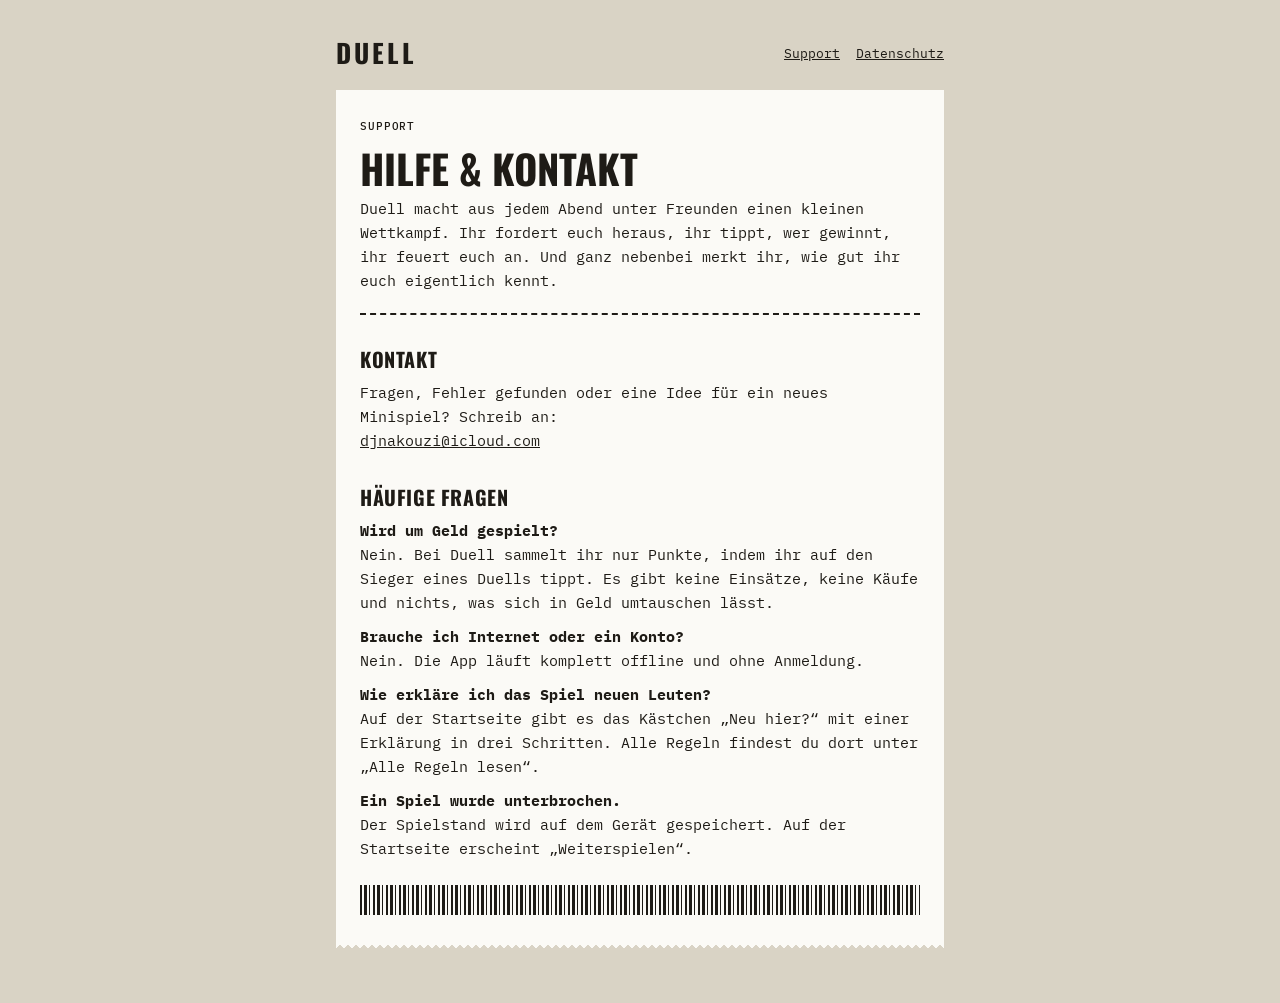
<file: index.html>
<!DOCTYPE html>
<html lang="de">
<head>
<meta charset="utf-8">
<meta name="viewport" content="width=device-width, initial-scale=1">
<title>Duell · Support</title>
<link rel="stylesheet" href="style.css">
</head>
<body>
<main>
<div class="top"><a class="brand" href="./">DUELL</a><nav><a href="./">Support</a><a href="datenschutz.html">Datenschutz</a></nav></div>
<section class="ticket">
<div class="small">Support</div>
<h1>Hilfe &amp; Kontakt</h1>
<p>Duell macht aus jedem Abend unter Freunden einen kleinen Wettkampf. Ihr fordert euch heraus, ihr tippt, wer gewinnt, ihr feuert euch an. Und ganz nebenbei merkt ihr, wie gut ihr euch eigentlich kennt.</p>
<div class="cut"></div>
<h2>Kontakt</h2>
<p>Fragen, Fehler gefunden oder eine Idee für ein neues Minispiel? Schreib an:<br><a href="mailto:djnakouzi@icloud.com">djnakouzi@icloud.com</a></p>
<h2>Häufige Fragen</h2>
<p><b>Wird um Geld gespielt?</b><br>Nein. Bei Duell sammelt ihr nur Punkte, indem ihr auf den Sieger eines Duells tippt. Es gibt keine Einsätze, keine Käufe und nichts, was sich in Geld umtauschen lässt.</p>
<p><b>Brauche ich Internet oder ein Konto?</b><br>Nein. Die App läuft komplett offline und ohne Anmeldung.</p>
<p><b>Wie erkläre ich das Spiel neuen Leuten?</b><br>Auf der Startseite gibt es das Kästchen „Neu hier?“ mit einer Erklärung in drei Schritten. Alle Regeln findest du dort unter „Alle Regeln lesen“.</p>
<p><b>Ein Spiel wurde unterbrochen.</b><br>Der Spielstand wird auf dem Gerät gespeichert. Auf der Startseite erscheint „Weiterspielen“.</p>
<div class="barcode" aria-hidden="true"></div>
</section>
</main>
</body>
</html>
</file>
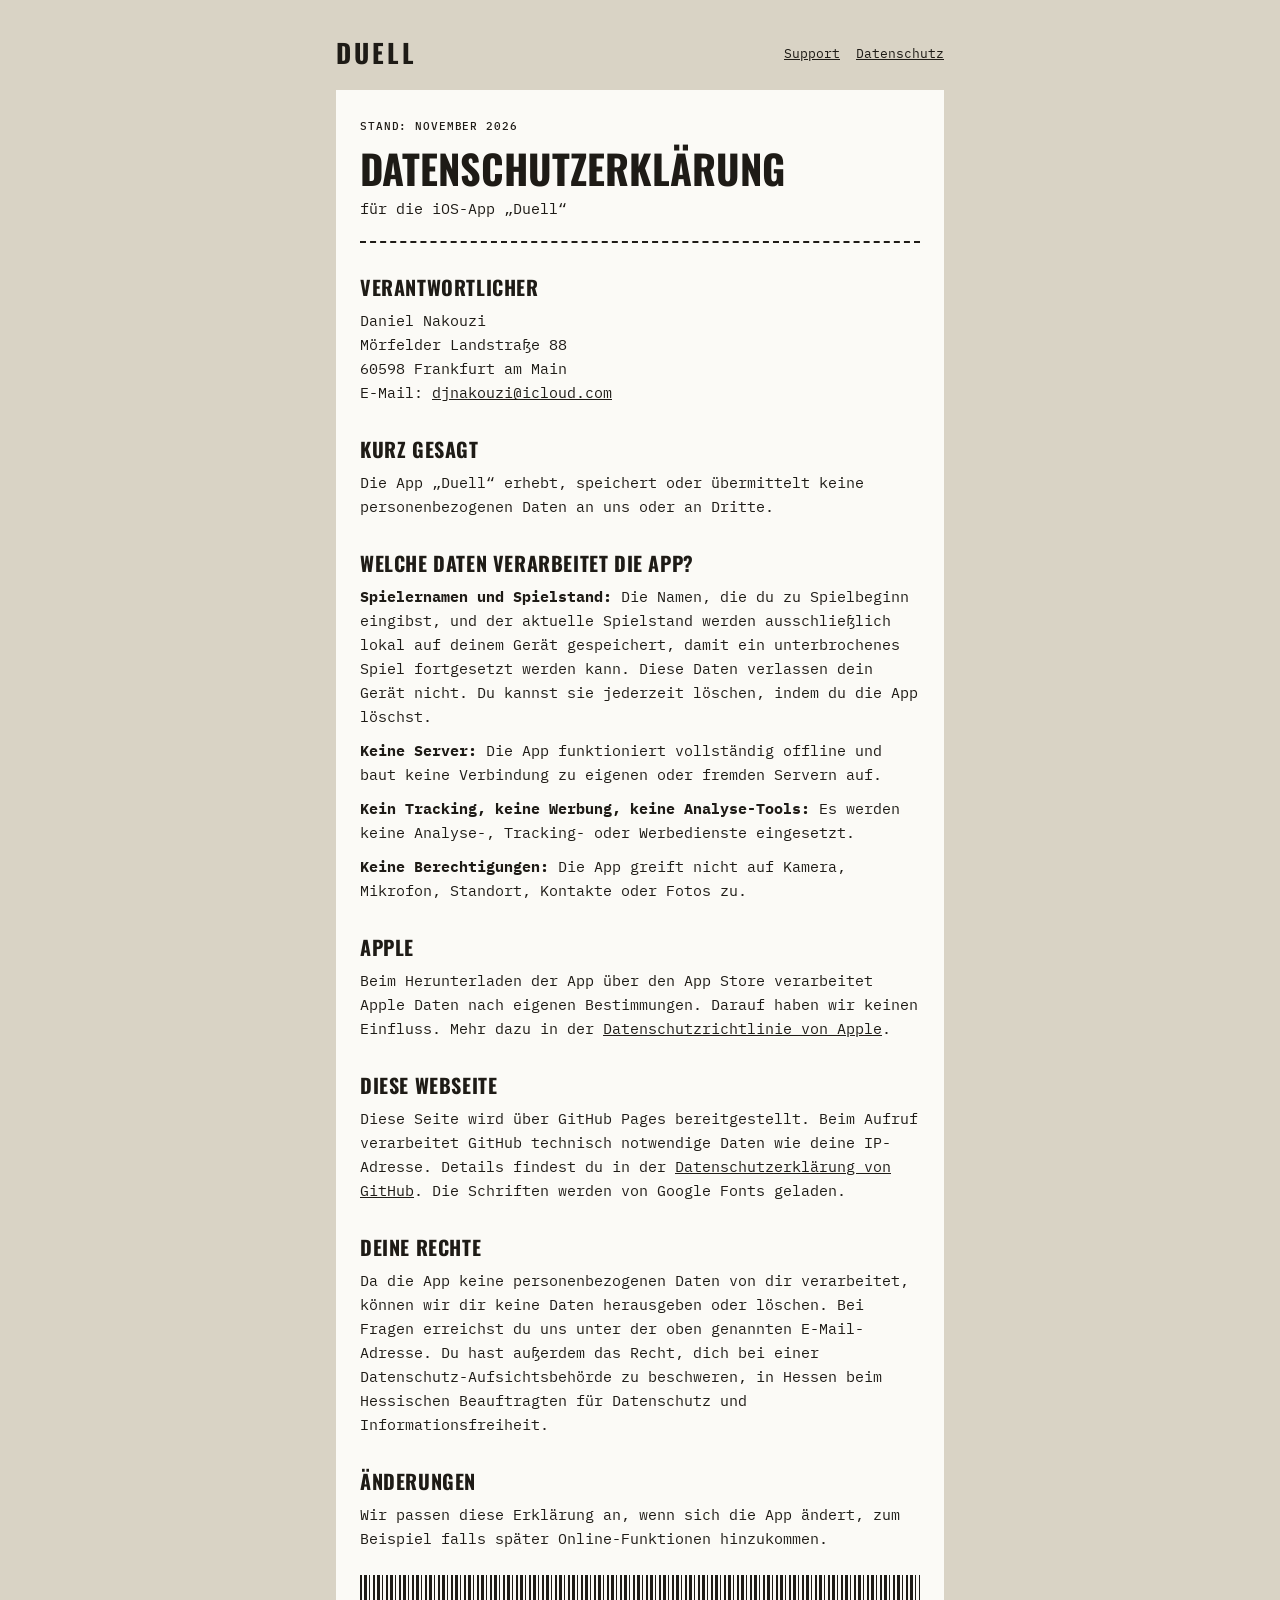
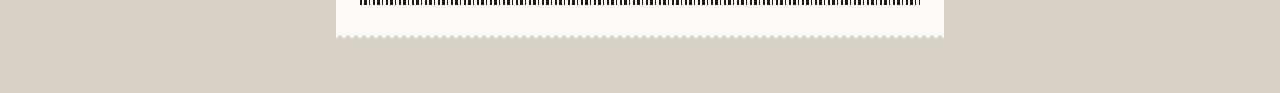
<file: datenschutz.html>
<!DOCTYPE html>
<html lang="de">
<head>
<meta charset="utf-8">
<meta name="viewport" content="width=device-width, initial-scale=1">
<title>Duell · Datenschutz</title>
<link rel="stylesheet" href="style.css">
</head>
<body>
<main>
<div class="top"><a class="brand" href="./">DUELL</a><nav><a href="./">Support</a><a href="datenschutz.html">Datenschutz</a></nav></div>
<section class="ticket">
<div class="small">Stand: November 2026</div>
<h1>Datenschutz&shy;erklärung</h1>
<p>für die iOS-App „Duell“</p>
<div class="cut"></div>
<h2>Verantwortlicher</h2>
<p>Daniel Nakouzi<br>Mörfelder Landstraße 88<br>60598 Frankfurt am Main<br>E-Mail: <a href="mailto:djnakouzi@icloud.com">djnakouzi@icloud.com</a></p>
<h2>Kurz gesagt</h2>
<p>Die App „Duell“ erhebt, speichert oder übermittelt keine personenbezogenen Daten an uns oder an Dritte.</p>
<h2>Welche Daten verarbeitet die App?</h2>
<p><b>Spielernamen und Spielstand:</b> Die Namen, die du zu Spielbeginn eingibst, und der aktuelle Spielstand werden ausschließlich lokal auf deinem Gerät gespeichert, damit ein unterbrochenes Spiel fortgesetzt werden kann. Diese Daten verlassen dein Gerät nicht. Du kannst sie jederzeit löschen, indem du die App löschst.</p>
<p><b>Keine Server:</b> Die App funktioniert vollständig offline und baut keine Verbindung zu eigenen oder fremden Servern auf.</p>
<p><b>Kein Tracking, keine Werbung, keine Analyse-Tools:</b> Es werden keine Analyse-, Tracking- oder Werbedienste eingesetzt.</p>
<p><b>Keine Berechtigungen:</b> Die App greift nicht auf Kamera, Mikrofon, Standort, Kontakte oder Fotos zu.</p>
<h2>Apple</h2>
<p>Beim Herunterladen der App über den App Store verarbeitet Apple Daten nach eigenen Bestimmungen. Darauf haben wir keinen Einfluss. Mehr dazu in der <a href="https://www.apple.com/de/legal/privacy/">Datenschutzrichtlinie von Apple</a>.</p>
<h2>Diese Webseite</h2>
<p>Diese Seite wird über GitHub Pages bereitgestellt. Beim Aufruf verarbeitet GitHub technisch notwendige Daten wie deine IP-Adresse. Details findest du in der <a href="https://docs.github.com/de/site-policy/privacy-policies/github-general-privacy-statement">Datenschutzerklärung von GitHub</a>. Die Schriften werden von Google Fonts geladen.</p>
<h2>Deine Rechte</h2>
<p>Da die App keine personenbezogenen Daten von dir verarbeitet, können wir dir keine Daten herausgeben oder löschen. Bei Fragen erreichst du uns unter der oben genannten E-Mail-Adresse. Du hast außerdem das Recht, dich bei einer Datenschutz-Aufsichtsbehörde zu beschweren, in Hessen beim Hessischen Beauftragten für Datenschutz und Informationsfreiheit.</p>
<h2>Änderungen</h2>
<p>Wir passen diese Erklärung an, wenn sich die App ändert, zum Beispiel falls später Online-Funktionen hinzukommen.</p>
<div class="barcode" aria-hidden="true"></div>
</section>
</main>
</body>
</html>
</file>
<file: style.css>
@import url('https://fonts.googleapis.com/css2?family=IBM+Plex+Mono:wght@400;500;700&family=Oswald:wght@700&display=swap');
:root{--desk:#D9D3C5;--paper:#FBFAF6;--ink:#1E1B16;--mute:#5E584D}
*{box-sizing:border-box}
body{margin:0;background:var(--desk);color:var(--ink);font-family:'IBM Plex Mono',ui-monospace,monospace;font-size:15px;line-height:1.6}
main{max-width:640px;margin:0 auto;padding:32px 16px 48px}
.top{display:flex;justify-content:space-between;align-items:center;margin-bottom:16px}
.brand{font-family:Oswald,sans-serif;font-weight:700;font-size:26px;letter-spacing:.12em;color:var(--ink);text-decoration:none}
nav a{color:var(--ink);font-size:13px;margin-left:16px}
.ticket{background:var(--paper);padding:28px 24px;position:relative;margin-bottom:12px}
.ticket::after{content:"";position:absolute;left:0;right:0;bottom:-8px;height:8px;background:linear-gradient(135deg,var(--paper) 4px,transparent 0) 0 0/8px 8px repeat-x,linear-gradient(-135deg,var(--paper) 4px,transparent 0) 0 0/8px 8px repeat-x}
.small{font-size:11px;letter-spacing:.08em;text-transform:uppercase;font-weight:500}
h1{font-family:Oswald,sans-serif;font-weight:700;font-size:40px;line-height:1.05;text-transform:uppercase;margin:12px 0 8px}
h2{font-family:Oswald,sans-serif;font-weight:700;font-size:20px;text-transform:uppercase;margin:28px 0 6px;letter-spacing:.03em}
.cut{border-top:2px dashed var(--ink);margin:20px 0}
a{color:var(--ink)}
p,li{margin:0 0 10px}
.mute{color:var(--mute)}
.barcode{height:30px;margin-top:24px;background:repeating-linear-gradient(90deg,var(--ink) 0 2px,transparent 2px 4px,var(--ink) 4px 7px,transparent 7px 9px,var(--ink) 9px 10px,transparent 10px 13px)}
</file>
